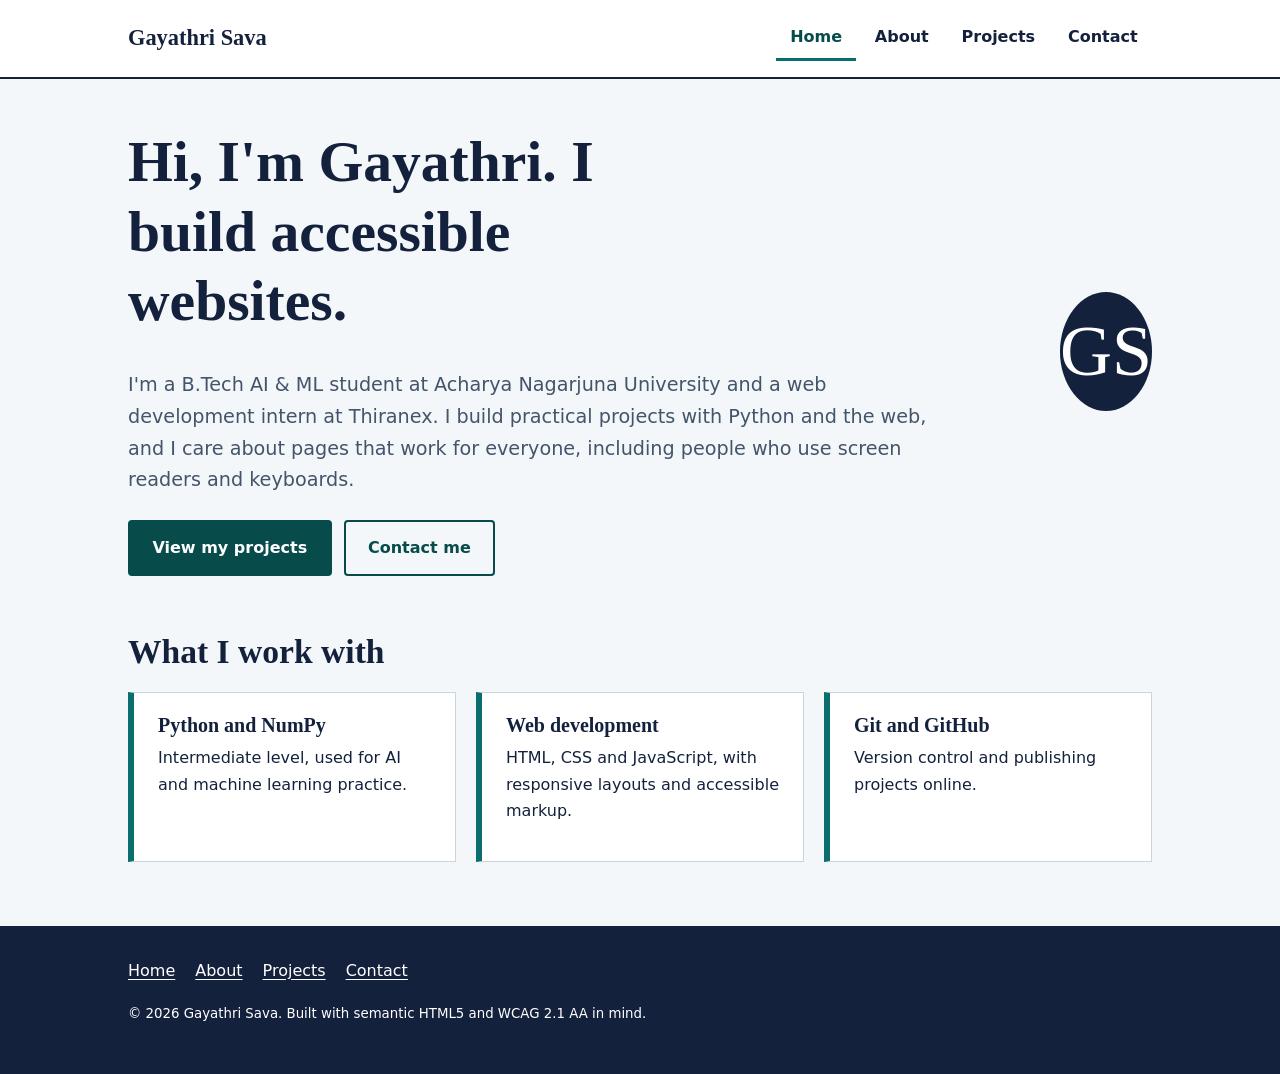
<file: index.html>
<!DOCTYPE html>
<html lang="en">
<head>
  <meta charset="utf-8">
  <meta name="viewport" content="width=device-width, initial-scale=1">
  <title>Gayathri Sava | AI &amp; ML Student and Web Developer</title>
  <meta name="description" content="Portfolio of Gayathri Sava, a B.Tech AI &amp; ML student and web development intern building accessible websites and AI projects.">
  <meta name="author" content="Gayathri Sava">
  <meta name="robots" content="index, follow">
  <meta name="theme-color" content="#14213d">
  <meta property="og:type" content="website">
  <meta property="og:title" content="Gayathri Sava | AI &amp; ML Student and Web Developer">
  <meta property="og:description" content="Portfolio of Gayathri Sava, a B.Tech AI &amp; ML student and web development intern building accessible websites and AI projects.">
  <meta property="og:site_name" content="Gayathri Sava Portfolio">
  <meta name="twitter:card" content="summary">
  <link rel="icon" href="data:image/svg+xml,%3Csvg xmlns=%27http://www.w3.org/2000/svg%27 viewBox=%270 0 100 100%27%3E%3Crect width=%27100%27 height=%27100%27 rx=%2716%27 fill=%27%2314213d%27/%3E%3Ctext x=%2750%27 y=%2766%27 font-size=%2756%27 text-anchor=%27middle%27 fill=%27white%27 font-family=%27Georgia%27%3EG%3C/text%3E%3C/svg%3E">
  <link rel="stylesheet" href="styles.css">
</head>
<body>
  <a class="skip-link" href="#main-content">Skip to main content</a>

  <header class="site-header" role="banner">
    <div class="wrap">
      <a class="brand" href="index.html" aria-label="Gayathri Sava, go to home page">Gayathri Sava</a>
      <nav aria-label="Main navigation">
        <ul class="nav-list"><li><a href="index.html" aria-current="page">Home</a></li><li><a href="about.html">About</a></li><li><a href="projects.html">Projects</a></li><li><a href="contact.html">Contact</a></li></ul>
      </nav>
    </div>
  </header>

  <main id="main-content" tabindex="-1">
    <div class="wrap">
      <section class="hero" aria-labelledby="hero-title">
        <div>
          <h1 id="hero-title">Hi, I'm Gayathri. I build accessible websites.</h1>
          <p class="lead">I'm a B.Tech AI &amp; ML student at Acharya Nagarjuna University and a web development intern at Thiranex. I build practical projects with Python and the web, and I care about pages that work for everyone, including people who use screen readers and keyboards.</p>
          <div class="actions">
            <a class="btn" href="projects.html">View my projects</a>
            <a class="btn secondary" href="contact.html">Contact me</a>
          </div>
        </div>
        <div class="portrait" role="img" aria-label="Initials G S in a circle, used as a profile placeholder">GS</div>
      </section>

      <section aria-labelledby="skills-title">
        <h2 id="skills-title">What I work with</h2>
        <ul class="grid">
          <li><article class="card"><h3>Python and NumPy</h3><p>Intermediate level, used for AI and machine learning practice.</p></article></li>
          <li><article class="card"><h3>Web development</h3><p>HTML, CSS and JavaScript, with responsive layouts and accessible markup.</p></article></li>
          <li><article class="card"><h3>Git and GitHub</h3><p>Version control and publishing projects online.</p></article></li>
        </ul>
      </section>
    </div>
  </main>

  <footer class="site-footer" role="contentinfo">
    <div class="wrap">
      <nav aria-label="Footer navigation">
        <ul><li><a href="index.html" aria-current="page">Home</a></li><li><a href="about.html">About</a></li><li><a href="projects.html">Projects</a></li><li><a href="contact.html">Contact</a></li></ul>
      </nav>
      <p><small>&copy; 2026 Gayathri Sava. Built with semantic HTML5 and WCAG 2.1 AA in mind.</small></p>
    </div>
  </footer>
</body>
</html>
</file>
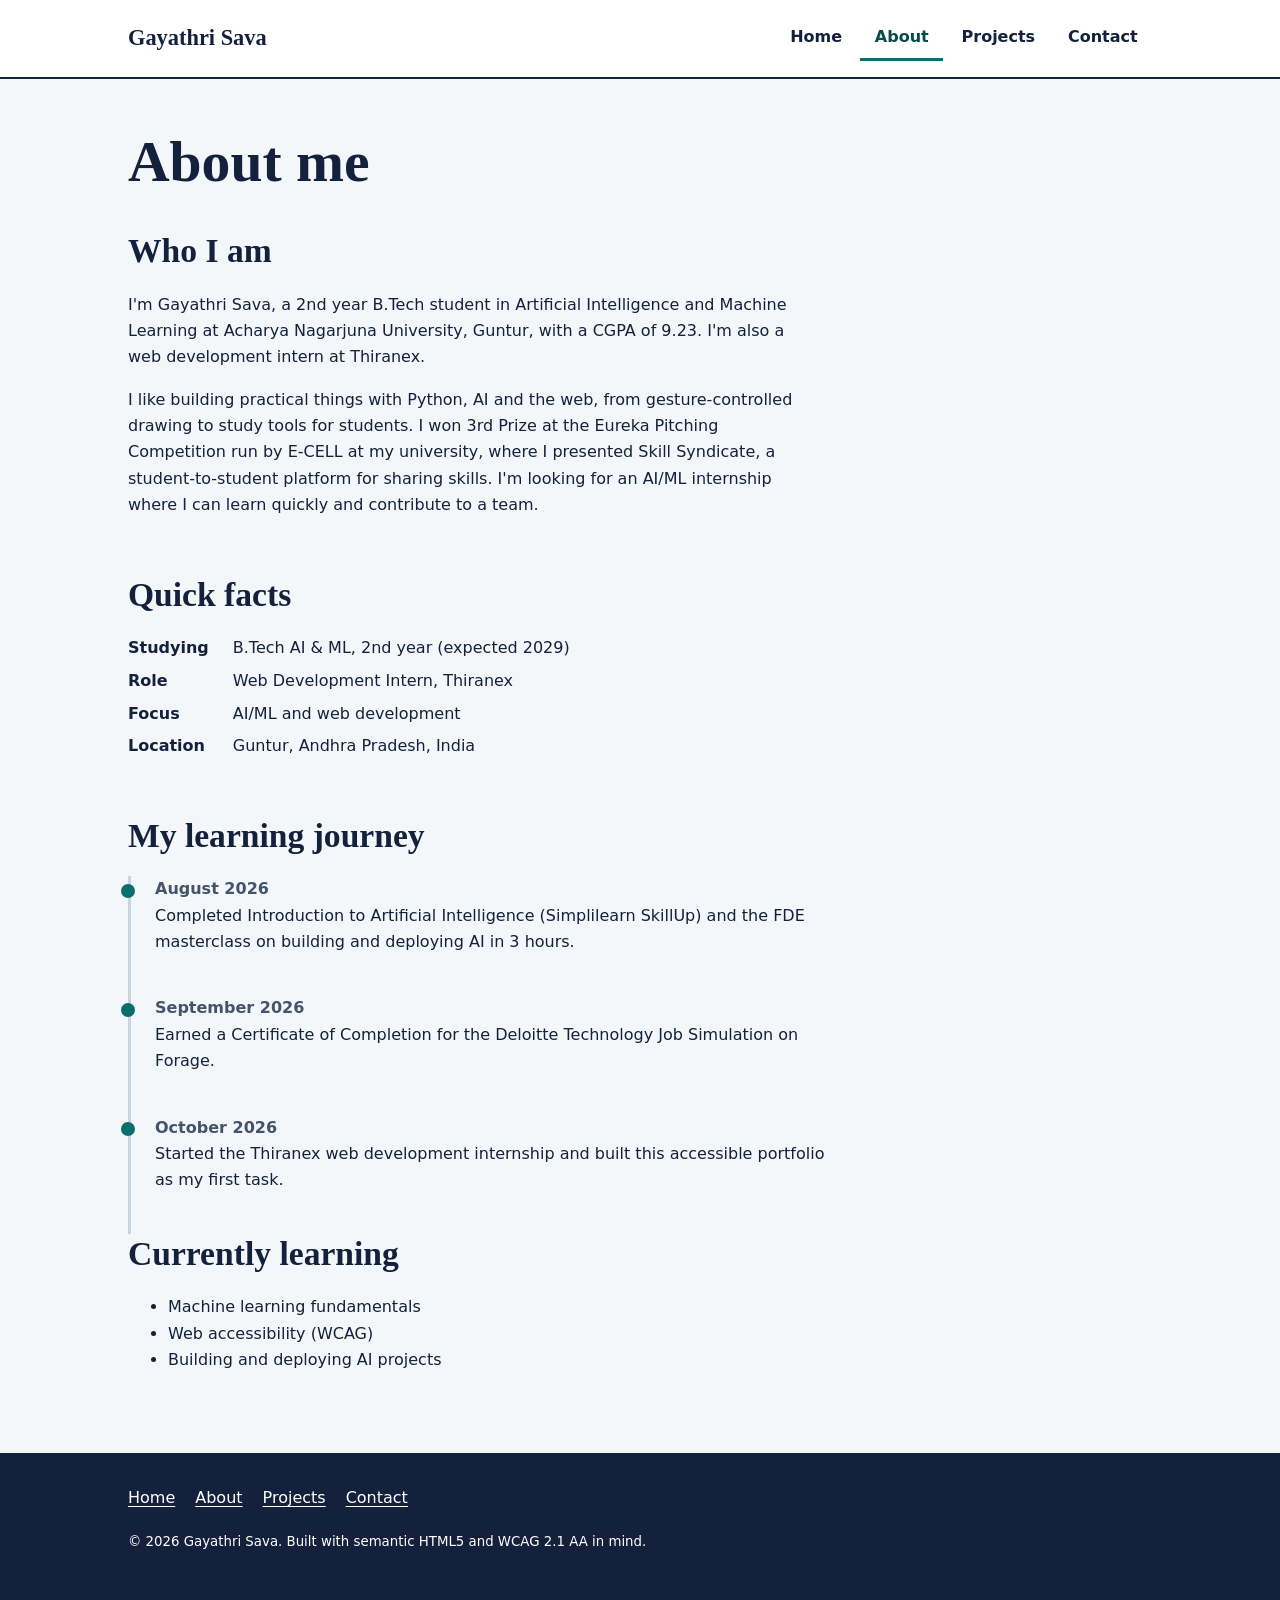
<file: about (1).html>
<!DOCTYPE html>
<html lang="en">
<head>
  <meta charset="utf-8">
  <meta name="viewport" content="width=device-width, initial-scale=1">
  <title>About Gayathri Sava | AI &amp; ML Student</title>
  <meta name="description" content="Learn about Gayathri Sava, a 2nd year B.Tech AI &amp; ML student and web development intern at Thiranex.">
  <meta name="author" content="Gayathri Sava">
  <meta name="robots" content="index, follow">
  <meta name="theme-color" content="#14213d">
  <meta property="og:type" content="website">
  <meta property="og:title" content="About Gayathri Sava | AI &amp; ML Student">
  <meta property="og:description" content="Learn about Gayathri Sava, a 2nd year B.Tech AI &amp; ML student and web development intern at Thiranex.">
  <meta property="og:site_name" content="Gayathri Sava Portfolio">
  <meta name="twitter:card" content="summary">
  <link rel="icon" href="data:image/svg+xml,%3Csvg xmlns=%27http://www.w3.org/2000/svg%27 viewBox=%270 0 100 100%27%3E%3Crect width=%27100%27 height=%27100%27 rx=%2716%27 fill=%27%2314213d%27/%3E%3Ctext x=%2750%27 y=%2766%27 font-size=%2756%27 text-anchor=%27middle%27 fill=%27white%27 font-family=%27Georgia%27%3EG%3C/text%3E%3C/svg%3E">
  <link rel="stylesheet" href="styles.css">
</head>
<body>
  <a class="skip-link" href="#main-content">Skip to main content</a>

  <header class="site-header" role="banner">
    <div class="wrap">
      <a class="brand" href="index.html" aria-label="Gayathri Sava, go to home page">Gayathri Sava</a>
      <nav aria-label="Main navigation">
        <ul class="nav-list"><li><a href="index.html">Home</a></li><li><a href="about.html" aria-current="page">About</a></li><li><a href="projects.html">Projects</a></li><li><a href="contact.html">Contact</a></li></ul>
      </nav>
    </div>
  </header>

  <main id="main-content" tabindex="-1">
    <div class="wrap">
      <article aria-labelledby="about-title">
        <header>
          <h1 id="about-title">About me</h1>
        </header>
        <section aria-labelledby="bio-title">
          <h2 id="bio-title">Who I am</h2>
          <p>I'm Gayathri Sava, a 2nd year B.Tech student in Artificial Intelligence and Machine Learning at Acharya Nagarjuna University, Guntur, with a CGPA of 9.23. I'm also a web development intern at Thiranex.</p>
          <p>I like building practical things with Python, AI and the web, from gesture-controlled drawing to study tools for students. I won 3rd Prize at the Eureka Pitching Competition run by E-CELL at my university, where I presented Skill Syndicate, a student-to-student platform for sharing skills. I'm looking for an AI/ML internship where I can learn quickly and contribute to a team.</p>
        </section>
        <section aria-labelledby="facts-title">
          <h2 id="facts-title">Quick facts</h2>
          <dl class="facts">
            <dt>Studying</dt><dd>B.Tech AI &amp; ML, 2nd year (expected 2029)</dd>
            <dt>Role</dt><dd>Web Development Intern, Thiranex</dd>
            <dt>Focus</dt><dd>AI/ML and web development</dd>
            <dt>Location</dt><dd>Guntur, Andhra Pradesh, India</dd>
          </dl>
        </section>
        <section aria-labelledby="journey-title">
          <h2 id="journey-title">My learning journey</h2>
          <ol class="timeline">
            <li><time datetime="2026-08">August 2026</time><p>Completed Introduction to Artificial Intelligence (Simplilearn SkillUp) and the FDE masterclass on building and deploying AI in 3 hours.</p></li>
            <li><time datetime="2026-09">September 2026</time><p>Earned a Certificate of Completion for the Deloitte Technology Job Simulation on Forage.</p></li>
            <li><time datetime="2026-10-02">October 2026</time><p>Started the Thiranex web development internship and built this accessible portfolio as my first task.</p></li>
          </ol>
        </section>
        <aside aria-labelledby="aside-title">
          <h2 id="aside-title">Currently learning</h2>
          <ul>
            <li>Machine learning fundamentals</li>
            <li>Web accessibility (WCAG)</li>
            <li>Building and deploying AI projects</li>
          </ul>
        </aside>
      </article>
    </div>
  </main>

  <footer class="site-footer" role="contentinfo">
    <div class="wrap">
      <nav aria-label="Footer navigation">
        <ul><li><a href="index.html">Home</a></li><li><a href="about.html" aria-current="page">About</a></li><li><a href="projects.html">Projects</a></li><li><a href="contact.html">Contact</a></li></ul>
      </nav>
      <p><small>&copy; 2026 Gayathri Sava. Built with semantic HTML5 and WCAG 2.1 AA in mind.</small></p>
    </div>
  </footer>
</body>
</html>
</file>
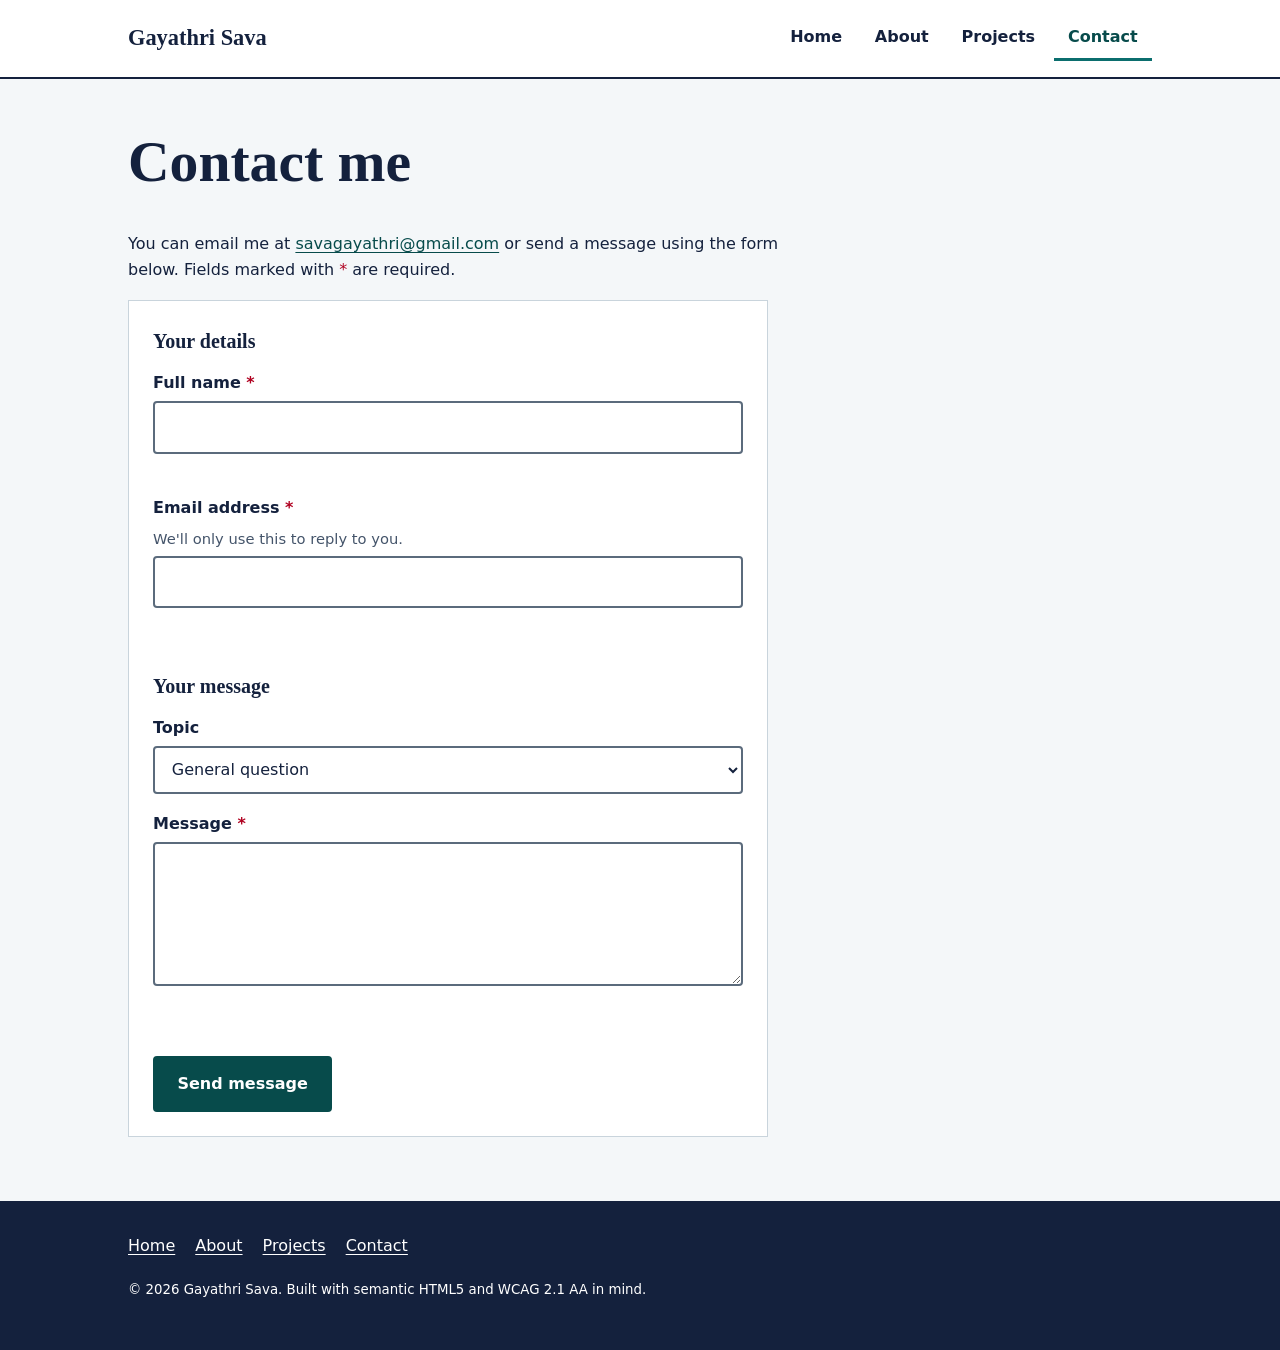
<file: contact (1).html>
<!DOCTYPE html>
<html lang="en">
<head>
  <meta charset="utf-8">
  <meta name="viewport" content="width=device-width, initial-scale=1">
  <title>Contact | Gayathri Sava</title>
  <meta name="description" content="Get in touch with Gayathri Sava using this accessible, keyboard-friendly contact form.">
  <meta name="author" content="Gayathri Sava">
  <meta name="robots" content="index, follow">
  <meta name="theme-color" content="#14213d">
  <meta property="og:type" content="website">
  <meta property="og:title" content="Contact | Gayathri Sava">
  <meta property="og:description" content="Get in touch with Gayathri Sava using this accessible, keyboard-friendly contact form.">
  <meta property="og:site_name" content="Gayathri Sava Portfolio">
  <meta name="twitter:card" content="summary">
  <link rel="icon" href="data:image/svg+xml,%3Csvg xmlns=%27http://www.w3.org/2000/svg%27 viewBox=%270 0 100 100%27%3E%3Crect width=%27100%27 height=%27100%27 rx=%2716%27 fill=%27%2314213d%27/%3E%3Ctext x=%2750%27 y=%2766%27 font-size=%2756%27 text-anchor=%27middle%27 fill=%27white%27 font-family=%27Georgia%27%3EG%3C/text%3E%3C/svg%3E">
  <link rel="stylesheet" href="styles.css">
</head>
<body>
  <a class="skip-link" href="#main-content">Skip to main content</a>

  <header class="site-header" role="banner">
    <div class="wrap">
      <a class="brand" href="index.html" aria-label="Gayathri Sava, go to home page">Gayathri Sava</a>
      <nav aria-label="Main navigation">
        <ul class="nav-list"><li><a href="index.html">Home</a></li><li><a href="about.html">About</a></li><li><a href="projects.html">Projects</a></li><li><a href="contact.html" aria-current="page">Contact</a></li></ul>
      </nav>
    </div>
  </header>

  <main id="main-content" tabindex="-1">
    <div class="wrap">
      <h1>Contact me</h1>
      <p>You can email me at <a href="mailto:savagayathri@gmail.com">savagayathri@gmail.com</a> or send a message using the form below. Fields marked with <span class="req" aria-hidden="true">*</span><span class="visually-hidden">an asterisk</span> are required.</p>

      <form id="contact-form" action="#" method="post" novalidate aria-labelledby="form-title">
        <h2 id="form-title" class="visually-hidden">Contact form</h2>
        <fieldset>
          <legend>Your details</legend>
          <div class="field">
            <label for="name">Full name <span class="req" aria-hidden="true">*</span></label>
            <input type="text" id="name" name="name" autocomplete="name" required aria-required="true" aria-describedby="name-error">
            <p class="error-msg" id="name-error" aria-live="polite"></p>
          </div>
          <div class="field">
            <label for="email">Email address <span class="req" aria-hidden="true">*</span></label>
            <span class="hint" id="email-hint">We'll only use this to reply to you.</span>
            <input type="email" id="email" name="email" autocomplete="email" required aria-required="true" aria-describedby="email-hint email-error">
            <p class="error-msg" id="email-error" aria-live="polite"></p>
          </div>
        </fieldset>
        <fieldset>
          <legend>Your message</legend>
          <div class="field">
            <label for="subject">Topic</label>
            <select id="subject" name="subject">
              <option value="general">General question</option>
              <option value="collab">Collaboration</option>
              <option value="feedback">Feedback on my work</option>
            </select>
          </div>
          <div class="field">
            <label for="message">Message <span class="req" aria-hidden="true">*</span></label>
            <textarea id="message" name="message" required aria-required="true" aria-describedby="message-error"></textarea>
            <p class="error-msg" id="message-error" aria-live="polite"></p>
          </div>
        </fieldset>
        <button class="btn" type="submit">Send message</button>
        <div id="form-status" class="status" role="status" tabindex="-1" hidden>Thanks! Your message is ready to send.</div>
      </form>
    </div>
  </main>

  <footer class="site-footer" role="contentinfo">
    <div class="wrap">
      <nav aria-label="Footer navigation">
        <ul><li><a href="index.html">Home</a></li><li><a href="about.html">About</a></li><li><a href="projects.html">Projects</a></li><li><a href="contact.html" aria-current="page">Contact</a></li></ul>
      </nav>
      <p><small>&copy; 2026 Gayathri Sava. Built with semantic HTML5 and WCAG 2.1 AA in mind.</small></p>
    </div>
  </footer>
  <script src="form.js"></script>
</body>
</html>
</file>
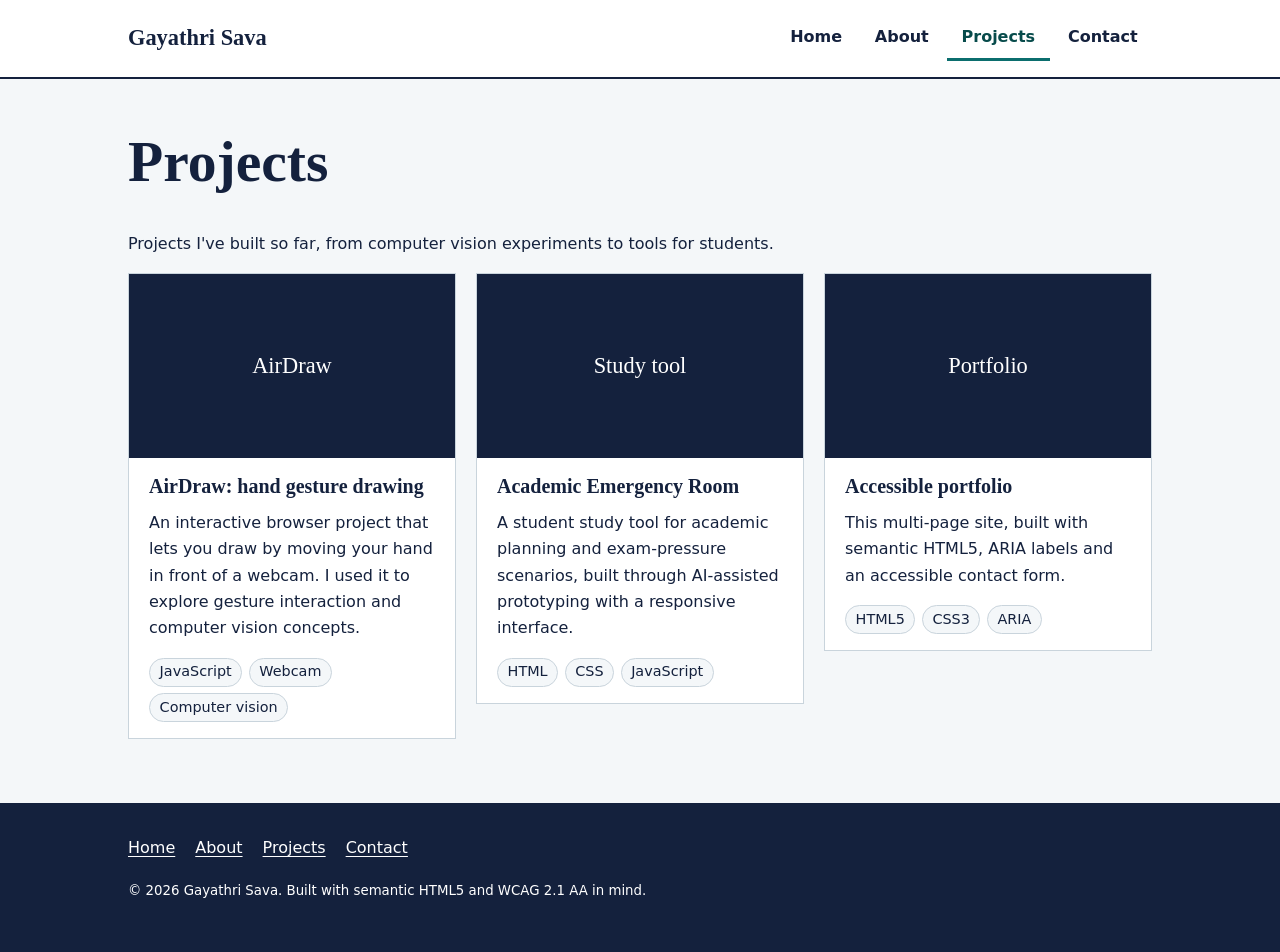
<file: projects (1).html>
<!DOCTYPE html>
<html lang="en">
<head>
  <meta charset="utf-8">
  <meta name="viewport" content="width=device-width, initial-scale=1">
  <title>Projects | Gayathri Sava</title>
  <meta name="description" content="Projects by Gayathri Sava: AirDraw hand gesture drawing, Academic Emergency Room study tool and an accessible portfolio.">
  <meta name="author" content="Gayathri Sava">
  <meta name="robots" content="index, follow">
  <meta name="theme-color" content="#14213d">
  <meta property="og:type" content="website">
  <meta property="og:title" content="Projects | Gayathri Sava">
  <meta property="og:description" content="Projects by Gayathri Sava: AirDraw hand gesture drawing, Academic Emergency Room study tool and an accessible portfolio.">
  <meta property="og:site_name" content="Gayathri Sava Portfolio">
  <meta name="twitter:card" content="summary">
  <link rel="icon" href="data:image/svg+xml,%3Csvg xmlns=%27http://www.w3.org/2000/svg%27 viewBox=%270 0 100 100%27%3E%3Crect width=%27100%27 height=%27100%27 rx=%2716%27 fill=%27%2314213d%27/%3E%3Ctext x=%2750%27 y=%2766%27 font-size=%2756%27 text-anchor=%27middle%27 fill=%27white%27 font-family=%27Georgia%27%3EG%3C/text%3E%3C/svg%3E">
  <link rel="stylesheet" href="styles.css">
</head>
<body>
  <a class="skip-link" href="#main-content">Skip to main content</a>

  <header class="site-header" role="banner">
    <div class="wrap">
      <a class="brand" href="index.html" aria-label="Gayathri Sava, go to home page">Gayathri Sava</a>
      <nav aria-label="Main navigation">
        <ul class="nav-list"><li><a href="index.html">Home</a></li><li><a href="about.html">About</a></li><li><a href="projects.html" aria-current="page">Projects</a></li><li><a href="contact.html">Contact</a></li></ul>
      </nav>
    </div>
  </header>

  <main id="main-content" tabindex="-1">
    <div class="wrap">
      <h1>Projects</h1>
      <p>Projects I've built so far, from computer vision experiments to tools for students.</p>
      <ul class="grid">
        <li>
          <figure>
            <div class="thumb" role="img" aria-label="Placeholder thumbnail for the AirDraw project">AirDraw</div>
            <figcaption>
              <h2 style="font-size:1.25rem">AirDraw: hand gesture drawing</h2>
              <p>An interactive browser project that lets you draw by moving your hand in front of a webcam. I used it to explore gesture interaction and computer vision concepts.</p>
              <ul class="tags" aria-label="Technologies used"><li>JavaScript</li><li>Webcam</li><li>Computer vision</li></ul>
            </figcaption>
          </figure>
        </li>
        <li>
          <figure>
            <div class="thumb" role="img" aria-label="Placeholder thumbnail for the Academic Emergency Room project">Study tool</div>
            <figcaption>
              <h2 style="font-size:1.25rem">Academic Emergency Room</h2>
              <p>A student study tool for academic planning and exam-pressure scenarios, built through AI-assisted prototyping with a responsive interface.</p>
              <ul class="tags" aria-label="Technologies used"><li>HTML</li><li>CSS</li><li>JavaScript</li></ul>
            </figcaption>
          </figure>
        </li>
        <li>
          <figure>
            <div class="thumb" role="img" aria-label="Placeholder thumbnail for the portfolio project">Portfolio</div>
            <figcaption>
              <h2 style="font-size:1.25rem">Accessible portfolio</h2>
              <p>This multi-page site, built with semantic HTML5, ARIA labels and an accessible contact form.</p>
              <ul class="tags" aria-label="Technologies used"><li>HTML5</li><li>CSS3</li><li>ARIA</li></ul>
            </figcaption>
          </figure>
        </li>
      </ul>
    </div>
  </main>

  <footer class="site-footer" role="contentinfo">
    <div class="wrap">
      <nav aria-label="Footer navigation">
        <ul><li><a href="index.html">Home</a></li><li><a href="about.html">About</a></li><li><a href="projects.html" aria-current="page">Projects</a></li><li><a href="contact.html">Contact</a></li></ul>
      </nav>
      <p><small>&copy; 2026 Gayathri Sava. Built with semantic HTML5 and WCAG 2.1 AA in mind.</small></p>
    </div>
  </footer>
</body>
</html>
</file>
<file: styles.css>
/* Palette: ink #14213d | paper #f4f7f9 | surface #ffffff | teal #0b6e6e | sand #e8eef2 */
:root{
  --ink:#14213d; --muted:#44546a; --paper:#f4f7f9; --surface:#fff;
  --accent:#0b6e6e; --accent-dark:#074b4b; --line:#c9d4dc; --error:#b00020; --ok:#0a6b2d;
  --serif:Georgia,"Times New Roman",serif;
  --sans:system-ui,-apple-system,"Segoe UI",Roboto,Arial,sans-serif;
}
*,*::before,*::after{box-sizing:border-box}
html{scroll-behavior:smooth}
body{margin:0;font-family:var(--sans);line-height:1.65;color:var(--ink);background:var(--paper)}
img{max-width:100%;height:auto}
a{color:var(--accent-dark);text-underline-offset:3px}
a:hover{color:var(--ink)}
:focus-visible{outline:3px solid #ff9f1c;outline-offset:3px;border-radius:2px}

.skip-link{position:absolute;left:1rem;top:-4rem;background:var(--ink);color:#fff;padding:.7rem 1rem;z-index:100;border-radius:4px}
.skip-link:focus{top:1rem;color:#fff}

.wrap{width:min(100% - 2rem,64rem);margin-inline:auto}

/* Header & nav */
.site-header{background:var(--surface);border-bottom:2px solid var(--ink)}
.site-header .wrap{display:flex;flex-wrap:wrap;align-items:center;justify-content:space-between;gap:.75rem 2rem;padding-block:1rem}
.brand{font-family:var(--serif);font-size:1.4rem;font-weight:700;color:var(--ink);text-decoration:none}
.nav-list{display:flex;flex-wrap:wrap;gap:.25rem;list-style:none;margin:0;padding:0}
.nav-list a{display:block;padding:.5rem .9rem;text-decoration:none;color:var(--ink);font-weight:600;border-bottom:3px solid transparent}
.nav-list a:hover{border-bottom-color:var(--line)}
.nav-list a[aria-current="page"]{border-bottom-color:var(--accent);color:var(--accent-dark)}

/* Typography */
h1,h2,h3{font-family:var(--serif);line-height:1.2;margin:0 0 .6em}
h1{font-size:clamp(2.2rem,5vw,3.6rem);max-width:18ch}
h2{font-size:clamp(1.6rem,3vw,2.1rem)}
h3{font-size:1.25rem}
p{max-width:68ch;margin:0 0 1em}

main{padding-block:3rem 4rem}
section+section{margin-top:3.5rem}

/* Hero */
.hero{display:grid;gap:2rem;align-items:center}
.hero .lead{font-size:1.2rem;color:var(--muted)}
.portrait{width:100%;max-width:18rem;aspect-ratio:1;background:var(--ink);color:#fff;border-radius:50%;display:grid;place-items:center;font-family:var(--serif);font-size:4.5rem}
@media(min-width:48rem){.hero{grid-template-columns:1fr auto}}

.btn{display:inline-block;background:var(--accent-dark);color:#fff;padding:.8rem 1.4rem;border:2px solid var(--accent-dark);border-radius:4px;font:inherit;font-weight:700;text-decoration:none;cursor:pointer}
.btn:hover{background:var(--ink);border-color:var(--ink);color:#fff}
.btn.secondary{background:transparent;color:var(--accent-dark)}
.btn.secondary:hover{background:var(--ink);color:#fff}
.actions{display:flex;flex-wrap:wrap;gap:.75rem;margin-top:1.5rem}

/* Cards / lists */
.grid{display:grid;gap:1.25rem;grid-template-columns:repeat(auto-fit,minmax(16rem,1fr));list-style:none;padding:0;margin:0}
.card{background:var(--surface);border:1px solid var(--line);border-left:6px solid var(--accent);padding:1.25rem 1.5rem;height:100%}
.card h3{margin-bottom:.4em}
.tags{display:flex;flex-wrap:wrap;gap:.4rem;list-style:none;padding:0;margin:.75rem 0 0}
.tags li{background:var(--paper);border:1px solid var(--line);padding:.1rem .6rem;border-radius:99px;font-size:.9rem}

.timeline{list-style:none;margin:0;padding:0;border-left:3px solid var(--line)}
.timeline li{padding:0 0 1.5rem 1.5rem;position:relative}
.timeline li::before{content:"";position:absolute;left:-.62rem;top:.45rem;width:.9rem;height:.9rem;background:var(--accent);border-radius:50%}
.timeline time{font-weight:700;color:var(--muted)}

dl.facts{display:grid;grid-template-columns:max-content 1fr;gap:.4rem 1.5rem;margin:0}
dl.facts dt{font-weight:700}
dl.facts dd{margin:0}

figure{margin:0;background:var(--surface);border:1px solid var(--line)}
figure .thumb{aspect-ratio:16/9;background:var(--ink);color:#fff;display:grid;place-items:center;font-family:var(--serif);font-size:1.4rem}
figcaption{padding:1rem 1.25rem}

/* Form */
form{background:var(--surface);border:1px solid var(--line);padding:1.5rem;max-width:40rem}
fieldset{border:0;padding:0;margin:0 0 1.25rem}
legend{font-family:var(--serif);font-size:1.25rem;font-weight:700;padding:0;margin-bottom:.75rem}
.field{margin-bottom:1.1rem}
label{display:block;font-weight:700;margin-bottom:.3rem}
.hint{display:block;color:var(--muted);font-size:.92rem;margin-bottom:.3rem}
.req{color:var(--error)}
input[type=text],input[type=email],select,textarea{width:100%;padding:.7rem .8rem;font:inherit;color:var(--ink);background:#fff;border:2px solid #5b6b7c;border-radius:4px}
textarea{min-height:9rem;resize:vertical}
input[aria-invalid="true"],textarea[aria-invalid="true"]{border-color:var(--error)}
.error-msg{color:var(--error);font-weight:600;margin:.3rem 0 0;min-height:1.2em}
.status{margin-top:1rem;padding:.8rem 1rem;border-left:5px solid var(--ok);background:#eaf6ee;color:#064b1f;font-weight:600}
.status[hidden]{display:none}

/* Footer */
.site-footer{background:var(--ink);color:#fff;padding-block:2rem}
.site-footer a{color:#fff}
.site-footer ul{list-style:none;display:flex;flex-wrap:wrap;gap:1.25rem;padding:0;margin:0 0 1rem}

.visually-hidden{position:absolute!important;width:1px;height:1px;overflow:hidden;clip:rect(0 0 0 0);white-space:nowrap}
@media(prefers-reduced-motion:reduce){html{scroll-behavior:auto}*{transition:none!important;animation:none!important}}
</file>
